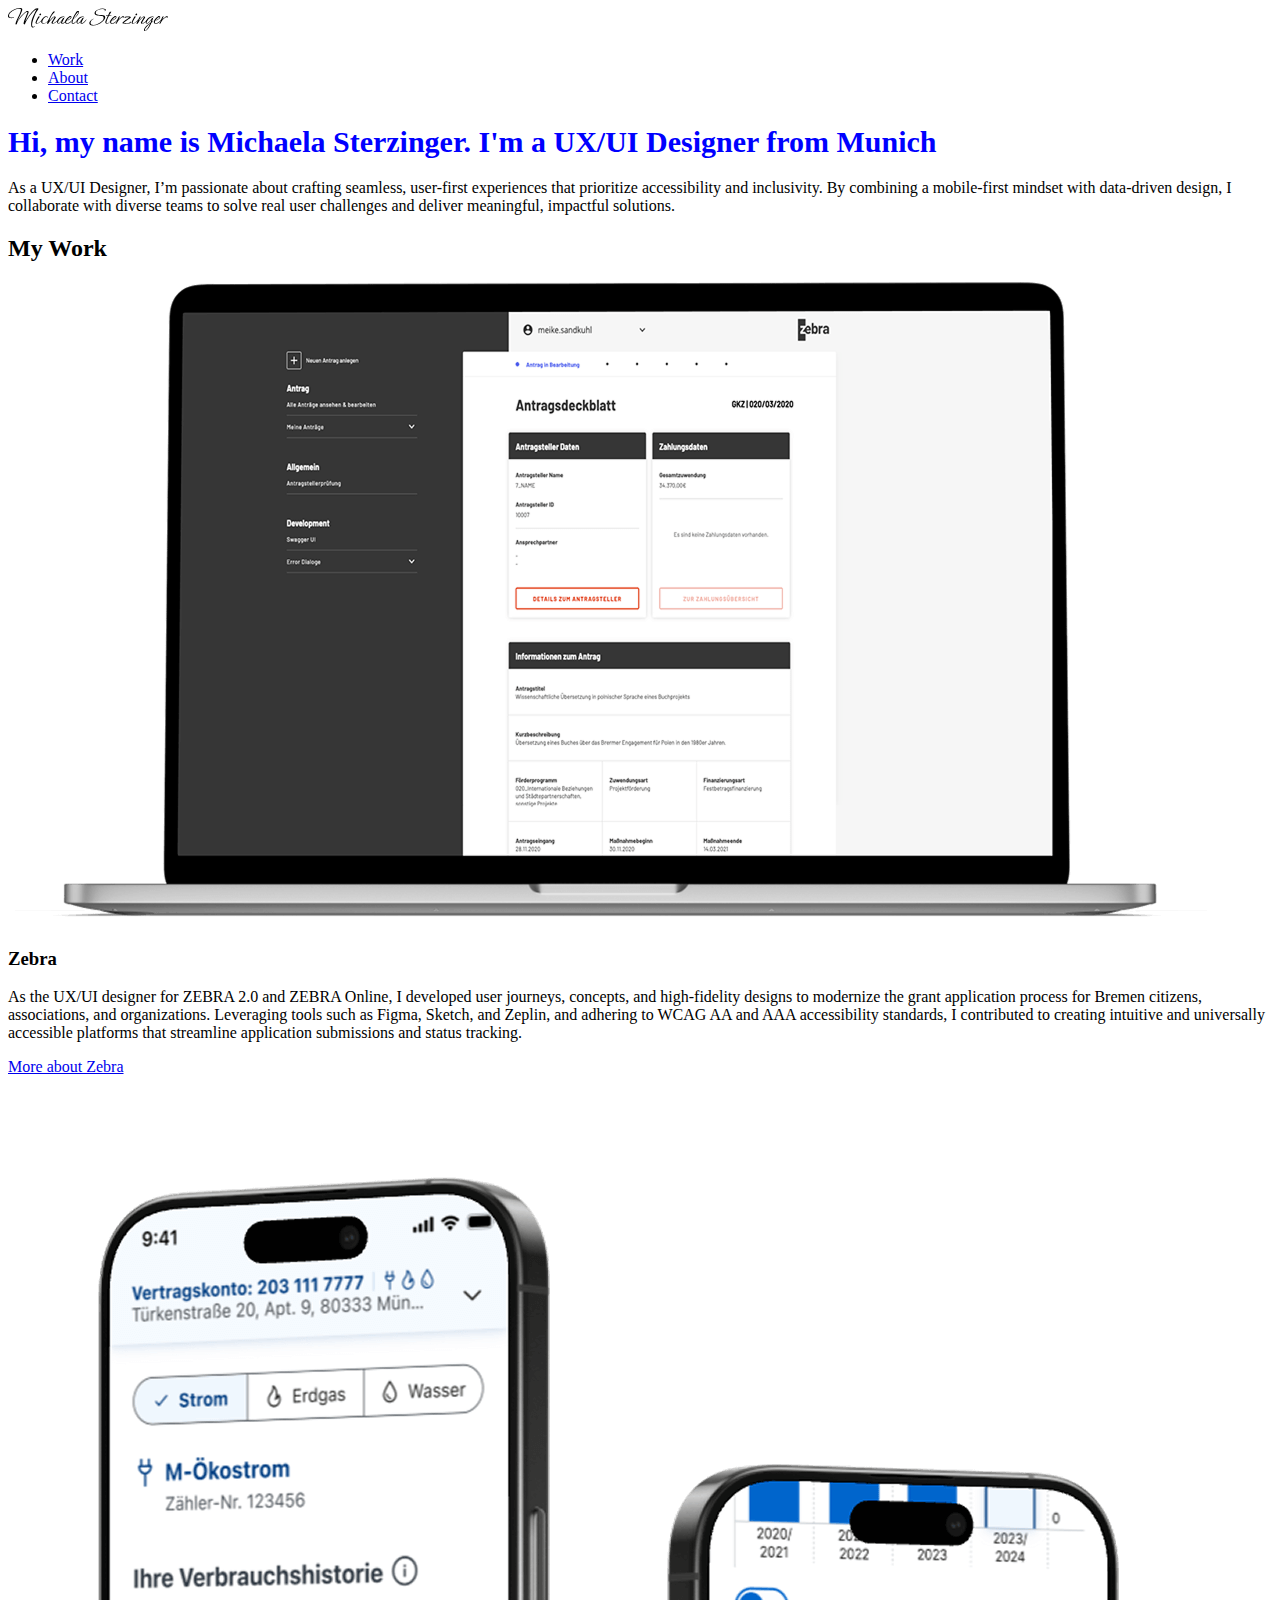
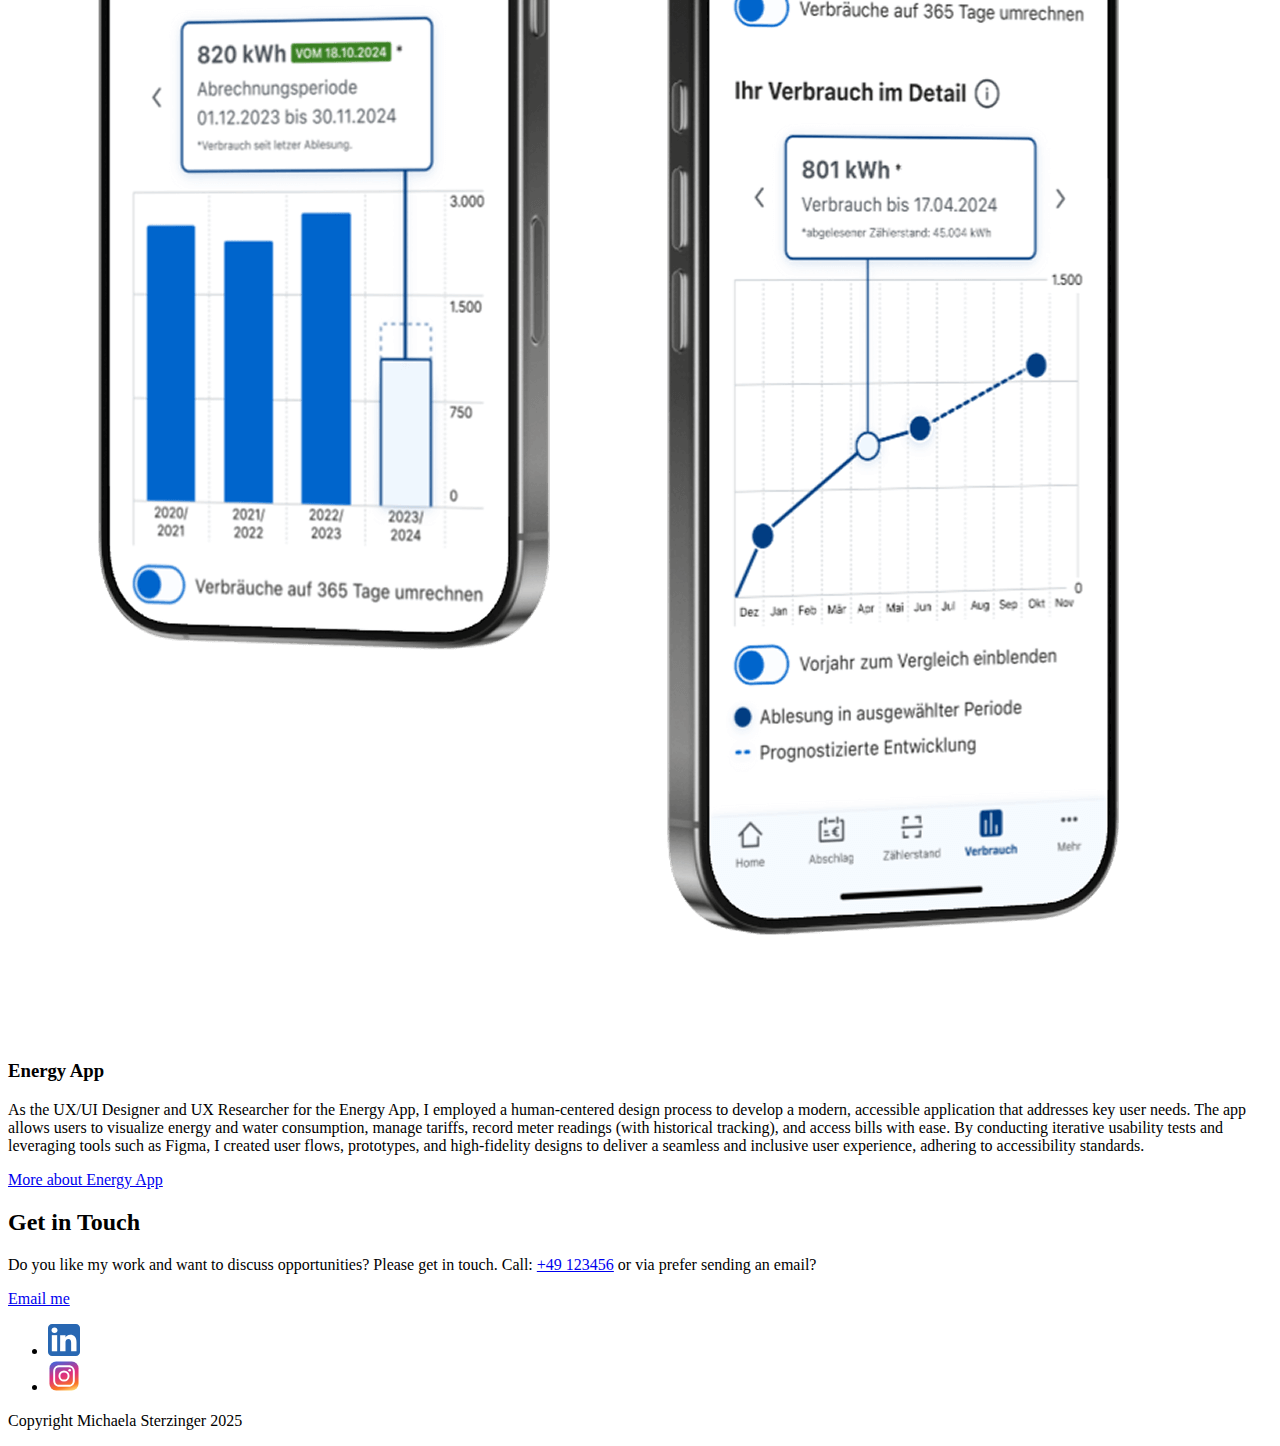
<file: index.html>
<!DOCTYPE html>
<html lang="en">
<head>
    <meta charset="UTF-8">
    <meta name="viewport" content="width=device-width, initial-scale=1.0">
    <meta name="description" content="UX/UI Design Portfolio showcasing user-centered design, accessibility, mobile-first solutions, and 5+ years of experience."/>
    <meta name="author" content="Michaela Sterzinger"/>
    <link rel="stylesheet" type="text/css" href="css/styles.css">
    <link href="img/logo/portfolio_favicon.png" rel="shortcut icon">
    <title>Michaela Sterzinger | UX/UI Designer in Munich</title>
</head>
<body>
    <header>
        <div>
            <a href="#">
            <img src="img/logo/logo.svg" alt="Michaela Sterzinger logo">
            </a>
            <nav>
                <ul>
                  <li><a href="index.html">Work</a></li>
                  <li><a href="about.html">About</a></li>
                  <li><a href="#contact">Contact</a></li>
                </ul>
              </nav>
    </header>
    <main> 
        <section>
            <div> 
                <h1>Hi, my name is Michaela Sterzinger. <span>I'm a UX/UI Designer from Munich</span></h1>
                <p>As a UX/UI Designer, I’m passionate about crafting seamless, user-first experiences that prioritize accessibility and inclusivity. By combining a mobile-first mindset with data-driven design, I collaborate with diverse teams to solve real user challenges and deliver meaningful, impactful solutions.</p> 
            </div>
        </section>
        <section>
            <div>
                    <h2>My Work</h2>
                <div>
                    <div>
                        <picture>
                            <source srcset="img/zebra/ZEBRA_desktop@1x.png" media="(max-width:767px)">
                            <img src="img/zebra/ZEBRA_desktop@2x.png" alt="Energy App Image">
                        </picture>
                    </div>
                    <div>
                        <h3>Zebra</h3>
                        <p>As the UX/UI designer for ZEBRA 2.0 and ZEBRA Online, I developed user journeys, concepts, and high-fidelity designs to modernize the grant application process for Bremen citizens, associations, and organizations. Leveraging tools such as Figma, Sketch, and Zeplin, and adhering to WCAG AA and AAA accessibility standards, I contributed to creating intuitive and universally accessible platforms that streamline application submissions and status tracking.</p>
                        <a href="zebra.html">More about Zebra</a>
                    </div>
                </div>
                <div>
                    <div>
                        <picture>
                            <source srcset="img/energyapp/EnergyApp@1x.png" media="(max-width:767px)">
                            <img src="img/energyapp/EnergyApp@2x.png" alt="Energy App Image">
                        </picture>
                    </div>
                    <div>
                        <h3>Energy App</h3>
                        <p>As the UX/UI Designer and UX Researcher for the Energy App, I employed a human-centered design process to develop a modern, accessible application that addresses key user needs. The app allows users to visualize energy and water consumption, manage tariffs, record meter readings (with historical tracking), and access bills with ease. By conducting iterative usability tests and leveraging tools such as Figma, I created user flows, prototypes, and high-fidelity designs to deliver a seamless and inclusive user experience, adhering to accessibility standards.</p>
                        <a href="energyapp.html">More about Energy App</a>
                    </div>
                </div>
            </div>
        </section>
    </main>
    <footer id="contact">
        <div>
            <h2>Get in Touch</h2>
            <p>
                Do you like my work and want to discuss opportunities? Please get in touch. Call: 
                <a href="tel:+49123456">+49 123456</a> or via prefer sending an email?
            </p>
            <div>
              <a href="mailto:sterzinger.michaela@swm.de">Email me</a>
            </div>
            <div>
                <ul>
                    <li><a href="https://www.linkedin.com/in/michaela-sterzinger" target="_blank">
                        <img src="img/svg/5296501_linkedin_network_linkedin logo_icon.svg" alt="LinkedIn Icon" width="32px">
                    </a></li>
                    <li><a href="https://www.instagram.com/joinmyjourney_uxui/profilecard/?igsh=dzhjZmJyZmhidjF6K" target="_blank">
                        <img src="img/svg/6929237_instagram_icon.svg" alt="Instagram Icon" width="32px">
                    </a></li>
                </ul>
            </div>  
            <p>Copyright Michaela Sterzinger 2025</p>
        </div>
    </footer>
    
</body>
</html>
</file>
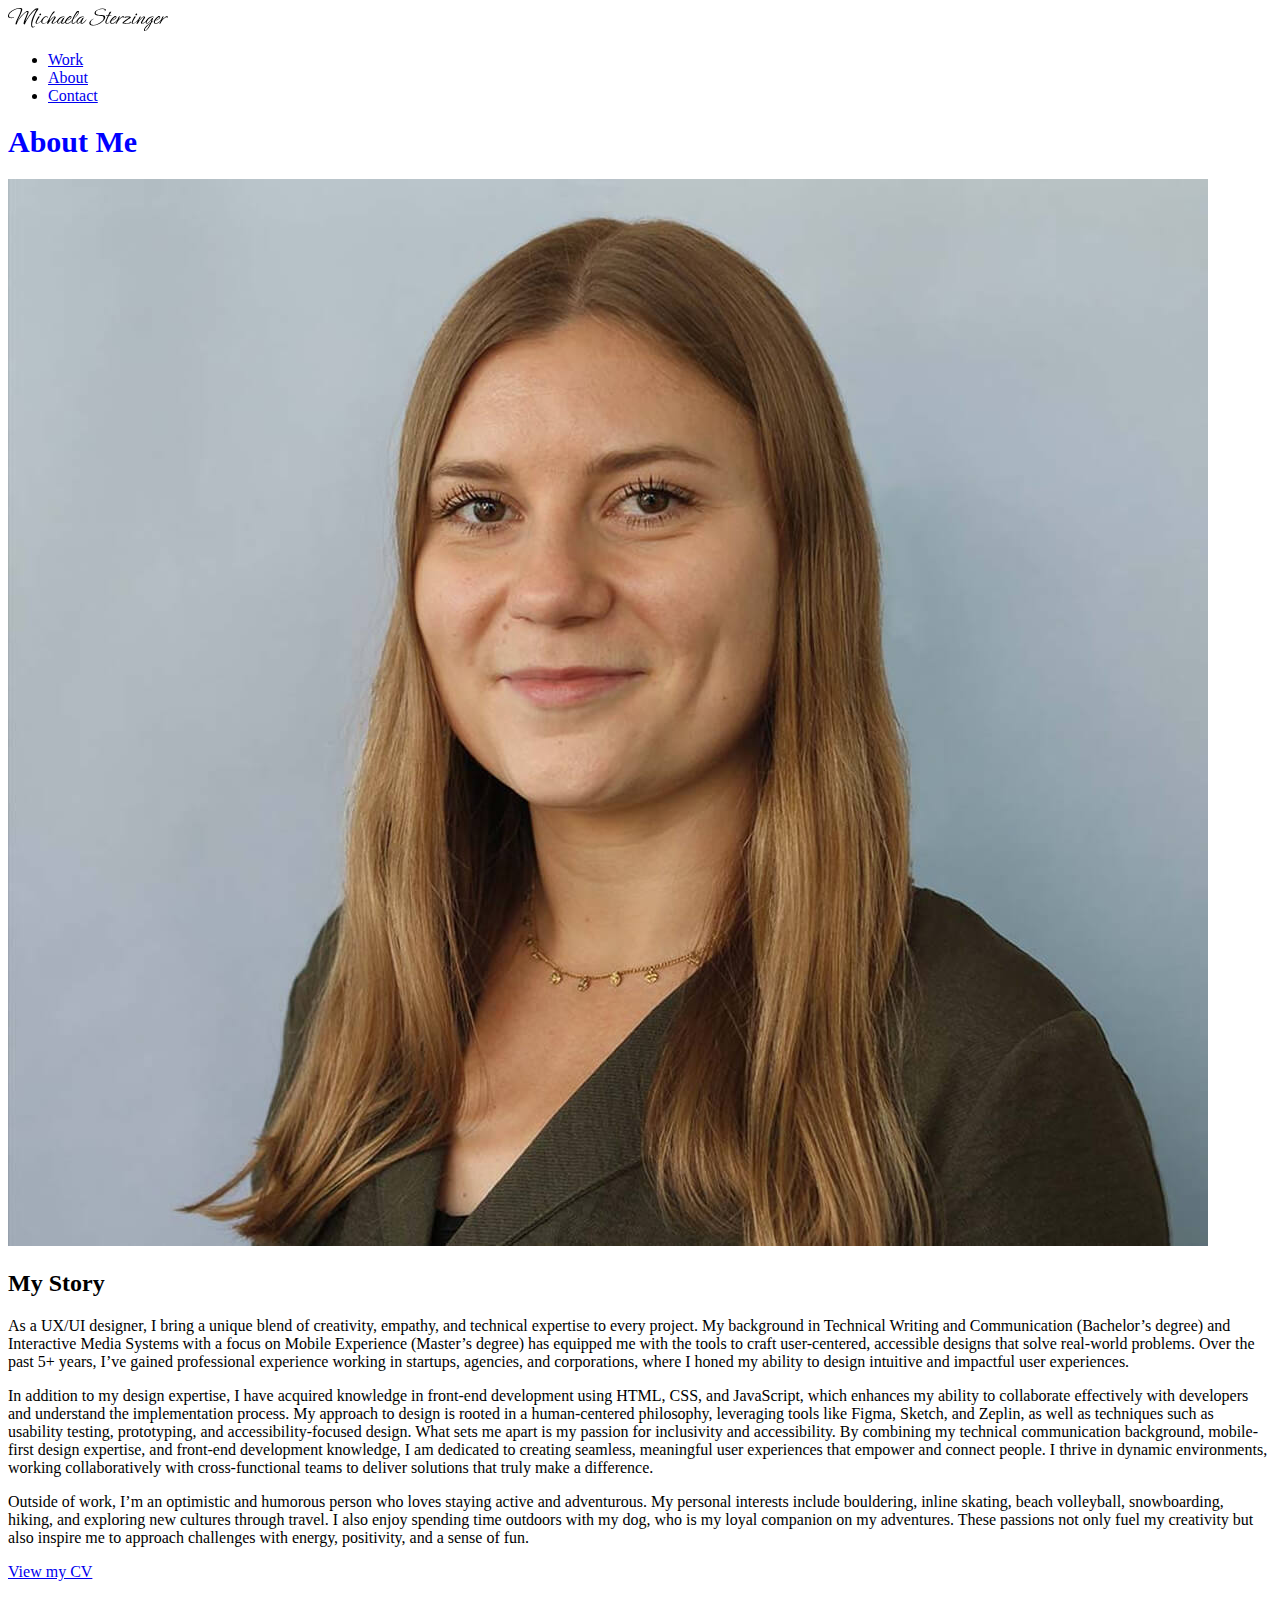
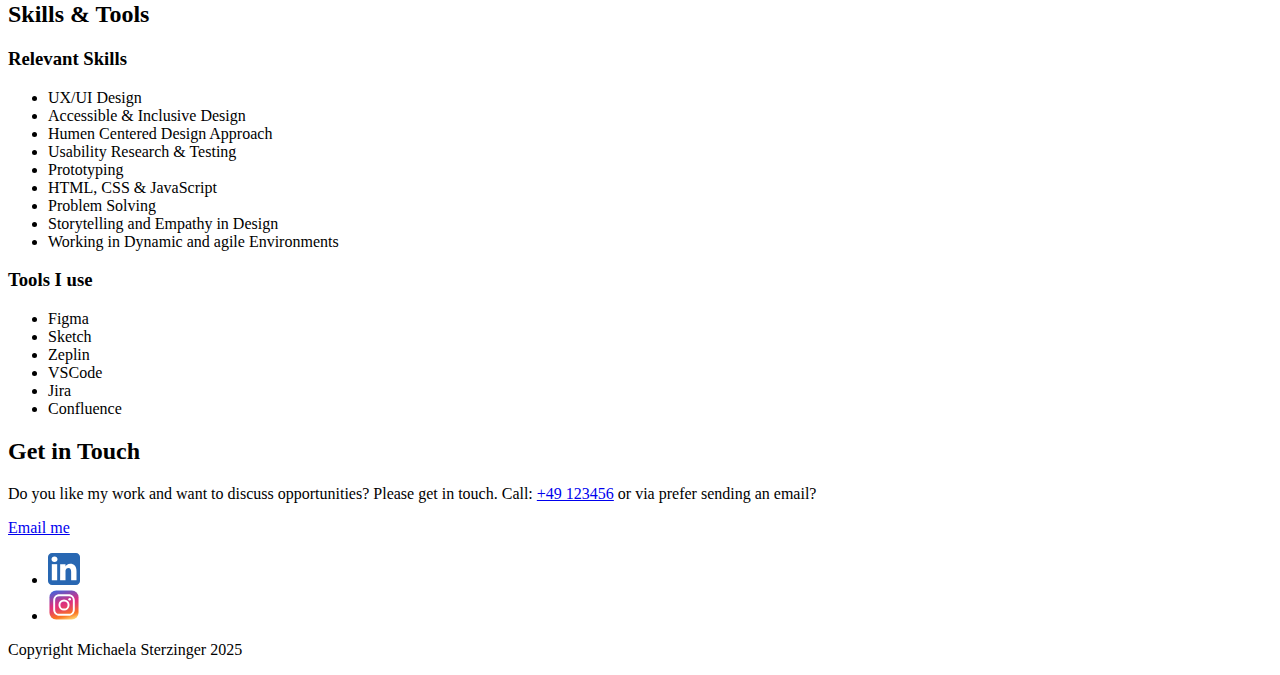
<file: about.html>
<!DOCTYPE html>
<html lang="en">
<head>
 <head>
    <meta charset="UTF-8">
    <meta name="viewport" content="width=device-width, initial-scale=1.0">
    <meta name="description" content="UX/UI Design Portfolio showcasing user-centered design, accessibility, mobile-first solutions, and 5+ years of experience."/>
    <meta name="author" content="Michaela Sterzinger"/>
    <link rel="stylesheet" type="text/css" href="css/styles.css">
    <link href="img/logo/portfolio_favicon.png" rel="shortcut icon">
    <title>Michaela Sterzinger | About</title>
<body>
    <header>
        <div>
            <a href="index.html">
            <img src="img/logo/logo.svg" alt="Michaela Sterzinger logo">
            </a>
            <nav>
                <ul>
                  <li><a href="index.html">Work</a></li>
                  <li><a href="about.html">About</a></li>
                  <li><a href="#contact">Contact</a></li>
                </ul>
              </nav>
        </div>
    </header>
    <main>
        <section>
            <div>
                <h1>About Me</h1>
            </div>
        </section>
        <section>
             <div>
                <picture>
                    <source srcset="img/me/me@1x.jpg" media="(max-width:767px)">
                    <img src="img/me/me@2x.jpg" alt="Picture of Michaela Sterzinger">
                </picture>
                <div>
                    <div>
                        <h2>My Story</h2>
                        <p>As a UX/UI designer, I bring a unique blend of creativity, empathy, and technical expertise to every project. My background in Technical Writing and Communication (Bachelor’s degree) and Interactive Media Systems with a focus on Mobile Experience (Master’s degree) has equipped me with the tools to craft user-centered, accessible designs that solve real-world problems. Over the past 5+ years, I’ve gained professional experience working in startups, agencies, and corporations, where I honed my ability to design intuitive and impactful user experiences.</p>
                        <p>In addition to my design expertise, I have acquired knowledge in front-end development using HTML, CSS, and JavaScript, which enhances my ability to collaborate effectively with developers and understand the implementation process. My approach to design is rooted in a human-centered philosophy, leveraging tools like Figma, Sketch, and Zeplin, as well as techniques such as usability testing, prototyping, and accessibility-focused design. What sets me apart is my passion for inclusivity and accessibility. By combining my technical communication background, mobile-first design expertise, and front-end development knowledge, I am dedicated to creating seamless, meaningful user experiences that empower and connect people. I thrive in dynamic environments, working collaboratively with cross-functional teams to deliver solutions that truly make a difference.</p>
                        <p>Outside of work, I’m an optimistic and humorous person who loves staying active and adventurous. My personal interests include bouldering, inline skating, beach volleyball, snowboarding, hiking, and exploring new cultures through travel. I also enjoy spending time outdoors with my dog, who is my loyal companion on my adventures. These passions not only fuel my creativity but also inspire me to approach challenges with energy, positivity, and a sense of fun.</p>
                        <a href="files/lebenslauf_michaela-sterzinger.pdf" target="_blank">View my CV</a>
                    </div>
                    <div>
                         <h2>Skills & Tools</h2>
                        <div>
                            <div>
                                <h3>Relevant Skills</h3>
                                 <ul>
                                    <li>UX/UI Design</li>
                                    <li>Accessible & Inclusive Design</li>
                                    <li>Humen Centered Design Approach</li>
                                    <li>Usability Research & Testing</li>
                                    <li>Prototyping</li>
                                    <li>HTML, CSS & JavaScript</li>
                                    <li>Problem Solving</li>
                                    <li>Storytelling and Empathy in Design</li>
                                    <li>Working in Dynamic and agile Environments</li>
                                    </ul>
                            </div>
                            <div>
                                <h3>Tools I use</h3>
                                <ul>
                                    <li>Figma</li>
                                    <li>Sketch</li>
                                    <li>Zeplin</li>
                                    <li>VSCode</li>
                                    <li>Jira</li>
                                    <li>Confluence</li>
                                 </ul>
                            </div>
                        </div>
                    </div>
                </div>
            </div>
        </section>
    </main>
    <footer id="contact">
        <div>
            <h2>Get in Touch</h2>
            <p>
                Do you like my work and want to discuss opportunities? Please get in touch. Call: 
                <a href="tel:+49123456">+49 123456</a> or via prefer sending an email?
            </p>
            <div>
              <a href="mailto:sterzinger.michaela@swm.de">Email me</a>
            </div>
            <div>
                <ul>
                    <li><a href="https://www.linkedin.com/in/michaela-sterzinger" target="_blank">
                        <img src="img/svg/5296501_linkedin_network_linkedin logo_icon.svg" alt="LinkedIn Icon" width="32px">
                    </a></li>
                    <li><a href="https://www.instagram.com/joinmyjourney_uxui/profilecard/?igsh=dzhjZmJyZmhidjF6K" target="_blank">
                        <img src="img/svg/6929237_instagram_icon.svg" alt="Instagram Icon" width="32px">
                    </a></li>
                </ul>
            </div>
            <p>Copyright Michaela Sterzinger 2025</p>
        </div>
    </footer>
    
</body>
</html>
</file>
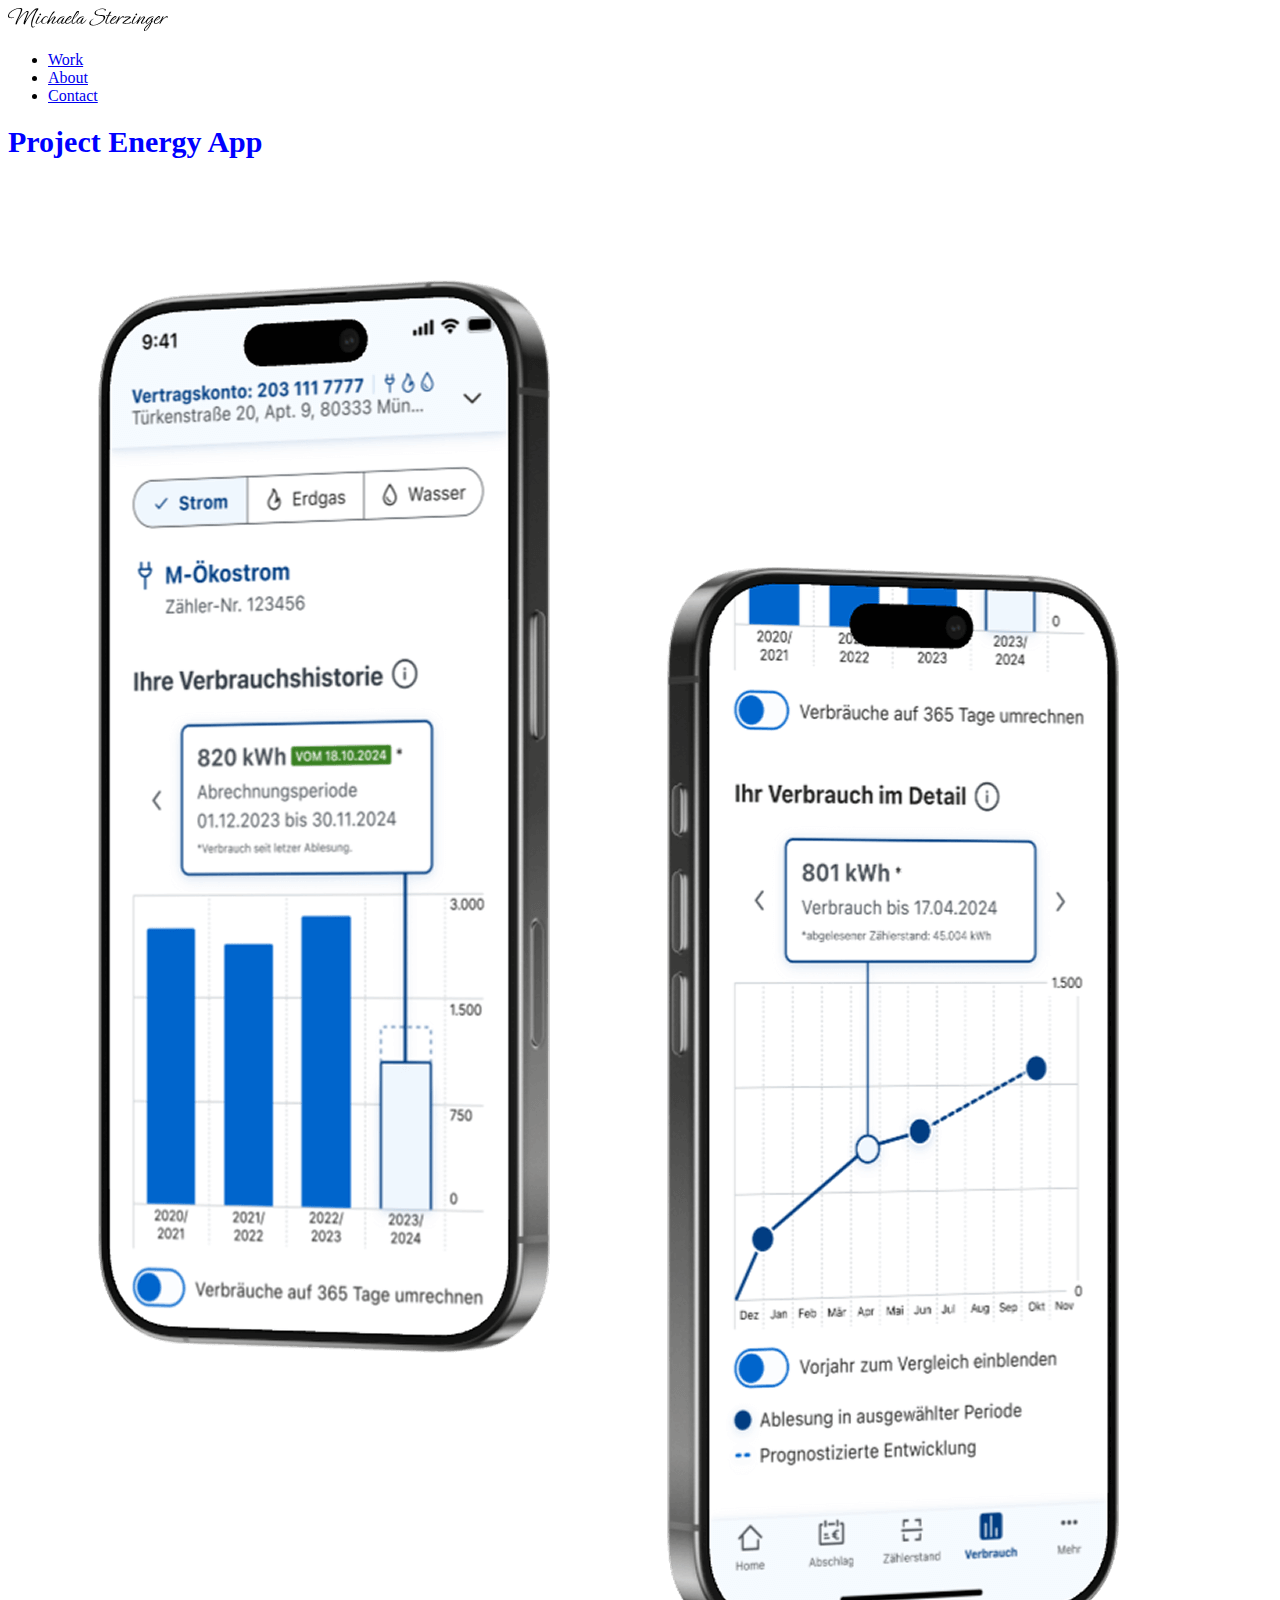
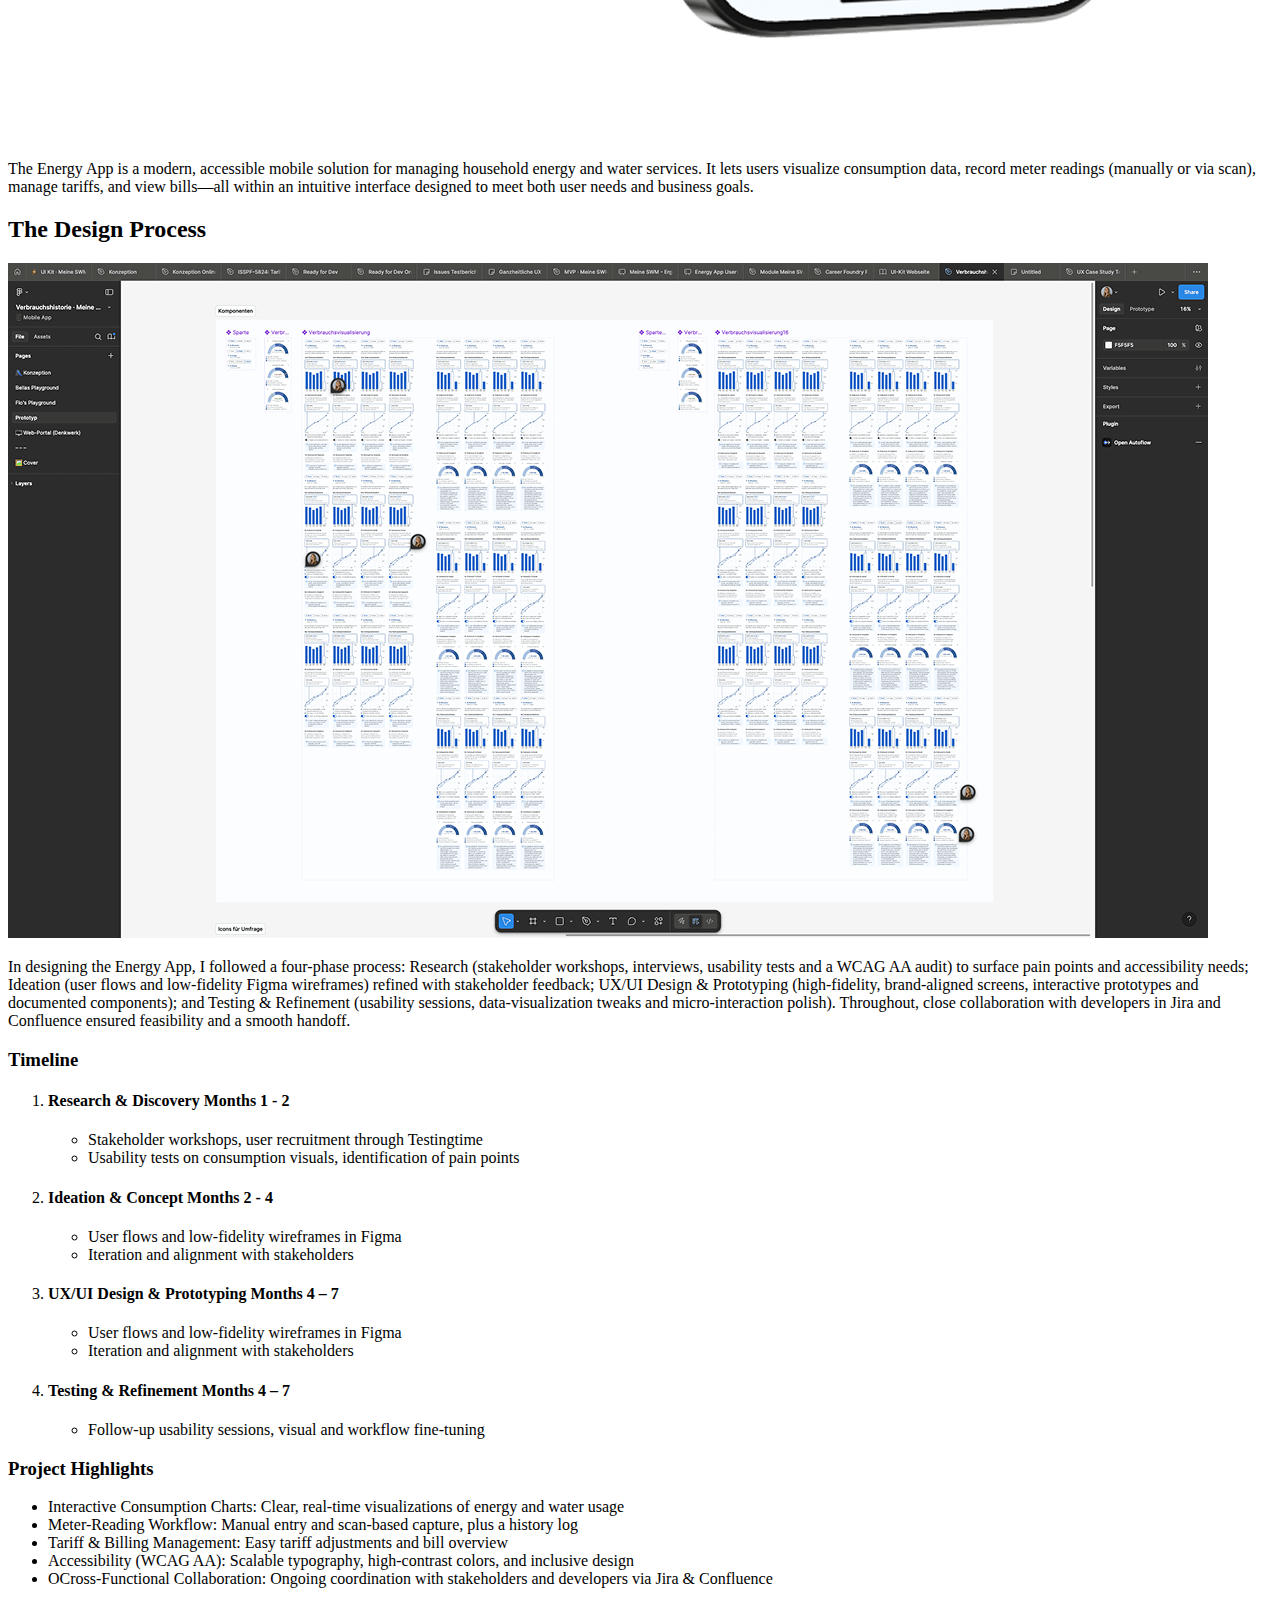
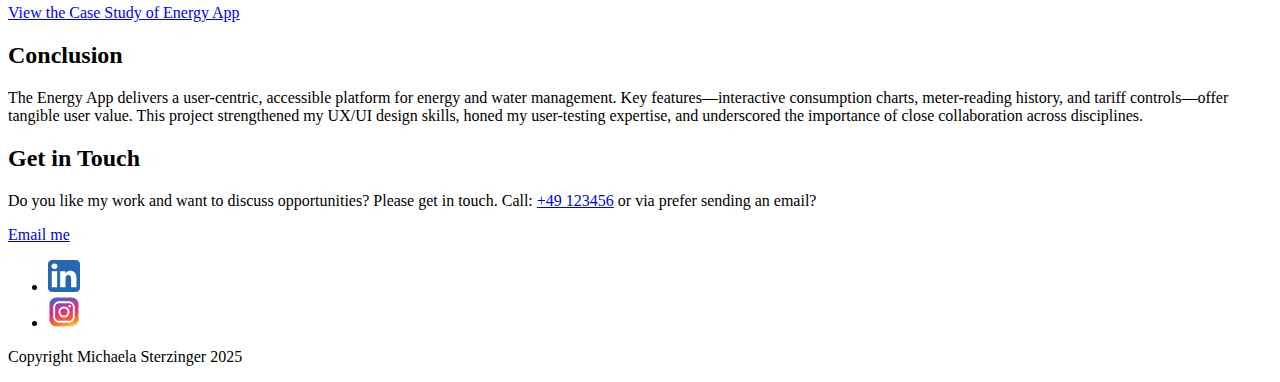
<file: energyapp.html>
<!DOCTYPE html>
<html lang="en">
<head>
    <meta charset="UTF-8">
    <meta name="viewport" content="width=device-width, initial-scale=1.0">
    <meta name="description" content="UX/UI Design Portfolio showcasing user-centered design, accessibility, mobile-first solutions, and 5+ years of experience."/>
    <meta name="author" content="Michaela Sterzinger"/>
    <link rel="stylesheet" type="text/css" href="css/styles.css">
    <link href="img/logo/portfolio_favicon.png" rel="shortcut icon">
    <title>Project Energy App</title>
</head>
<body>
    <header>
        <div>
            <a href="#">
            <img src="img/logo/logo.svg" alt="Michaela Sterzinger logo">
            </a>
            <nav>
                <ul>
                  <li><a href="index.html">Work</a></li>
                  <li><a href="about.html">About</a></li>
                  <li><a href="#contact">Contact</a></li>
                </ul>
              </nav>
    </header>
    <main> 
        <section>
            <div>
                <h1>Project Energy App</h1>
                <div>
                    <picture>
                        <source srcset="img/energyapp/EnergyApp@1x.png" media="(max-width:767px)">
                        <img src="img/energyapp/EnergyApp@2x.png" alt="Energy App visulization of consumption data">
                    </picture>
                </div>
                <div>
                    <p>The Energy App is a modern, accessible mobile solution for managing household energy and water services. It lets users visualize consumption data, record meter readings (manually or via scan), manage tariffs, and view bills—all within an intuitive interface designed to meet both user needs and business goals.</p>
                </div>
            </div>
        </section>
        <section>
            <div>
                <h2>The Design Process</h2>
                <section>
                    <div>
                        <picture>
                            <source srcset="img/energyapp/figma_energyapp@1x.png" media="(max-width:767px)">
                            <img src="img/energyapp/figma_energyapp@2x.png" alt="Wireframes of Energy App">
                        </picture>
                    </div>
                    <div>
                        <p>
                            In designing the Energy App, I followed a four-phase process: Research (stakeholder workshops, interviews, usability tests and a WCAG AA audit) to surface pain points and accessibility needs; Ideation (user flows and low-fidelity Figma wireframes) refined with stakeholder feedback; UX/UI Design & Prototyping (high-fidelity, brand-aligned screens, interactive prototypes and documented components); and Testing & Refinement (usability sessions, data-visualization tweaks and micro-interaction polish). Throughout, close collaboration with developers in Jira and Confluence ensured feasibility and a smooth handoff.</p>
                    </div>
                    <section>
                        <div>
                            <h3>Timeline</h3>
                            <div>
                                <ol>
                                    <li><h4>Research & Discovery <span>Months 1 - 2</span></h4>
                                        <ul>
                                            <li>Stakeholder workshops, user recruitment through Testingtime</li>
                                            <li>Usability tests on consumption visuals, identification of pain points</li>
                                        </ul>
                                    </li>
                                    <li><h4>Ideation & Concept <span>Months 2 - 4</span></h4>
                                        <ul>
                                            <li>User flows and low-fidelity wireframes in Figma</li>
                                            <li>Iteration and alignment with stakeholders</li>
                                        </ul>
                                    </li>
                                    <li><h4>UX/UI Design & Prototyping <span>Months 4 – 7</span></h4>
                                        <ul>
                                            <li>User flows and low-fidelity wireframes in Figma</li>
                                            <li>Iteration and alignment with stakeholders</li>
                                        </ul>
                                    </li>
                                    <li><h4>Testing & Refinement <span>Months 4 – 7</span></h4>
                                        <ul>
                                            <li>Follow-up usability sessions, visual and workflow fine-tuning</li>
                                        </ul>
                                    </li>
                                </ol>
                            </div>
                        </div>
                    </section>
                    <div>
                        <h3>Project Highlights</h3>
                        <ul>
                            <li>Interactive Consumption Charts: Clear, real-time visualizations of energy and water usage</li>
                            <li>Meter-Reading Workflow: Manual entry and scan-based capture, plus a history log</li>
                            <li>Tariff & Billing Management: Easy tariff adjustments and bill overview</li>
                            <li>Accessibility (WCAG AA): Scalable typography, high-contrast colors, and inclusive design</li>
                            <li>OCross-Functional Collaboration: Ongoing coordination with stakeholders and developers via Jira & Confluence</li>
                        </ul>
                        <a href="files/casestudy-energyapp.pdf" target="_blank">View the Case Study of Energy App</a>
                    </div>
                </section>
            </div>
        </section>
        <section>
            <div>
                <h2>Conclusion</h2>
            </div>
            <div>
                <p>The Energy App delivers a user-centric, accessible platform for energy and water management. Key features—interactive consumption charts, meter-reading history, and tariff controls—offer tangible user value. This project strengthened my UX/UI design skills, honed my user-testing expertise, and underscored the importance of close collaboration across disciplines.</p>
            </div>
        </section>
    </main>
    <footer id="contact">
        <div>
            <h2>Get in Touch</h2>
            <p>
                Do you like my work and want to discuss opportunities? Please get in touch. Call: 
                <a href="tel:+49123456">+49 123456</a> or via prefer sending an email?
            </p>
            <div>
              <a href="mailto:sterzinger.michaela@swm.de">Email me</a>
            </div>
            <div>
                <ul>
                    <li><a href="https://www.linkedin.com/in/michaela-sterzinger" target="_blank">
                        <img src="img/svg/5296501_linkedin_network_linkedin logo_icon.svg" alt="LinkedIn Icon" width="32px">
                    </a></li>
                    <li><a href="https://www.instagram.com/joinmyjourney_uxui/profilecard/?igsh=dzhjZmJyZmhidjF6K" target="_blank">
                        <img src="img/svg/6929237_instagram_icon.svg" alt="Instagram Icon" width="32px">
                    </a></li>
                </ul>
            </div>  
            <p>Copyright Michaela Sterzinger 2025</p>
        </div>
    </footer>  
</body>
</html>
</file>
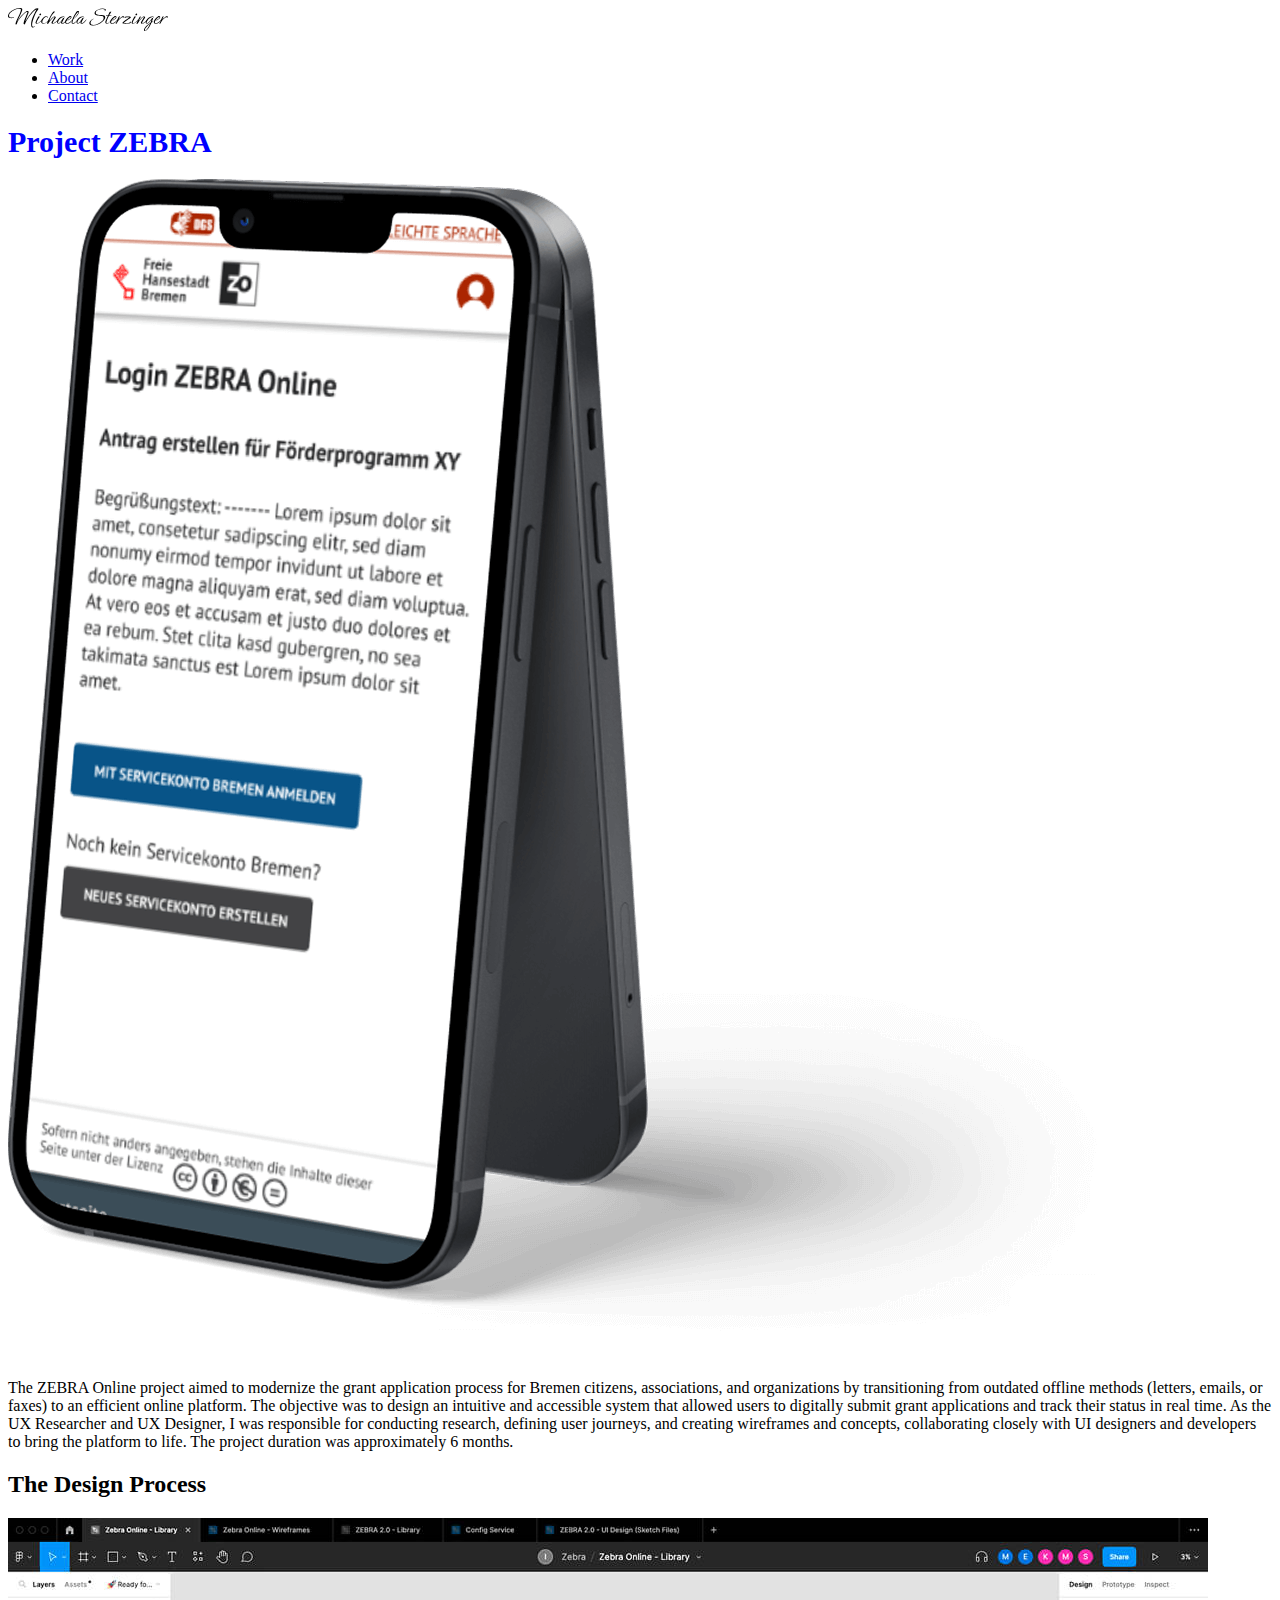
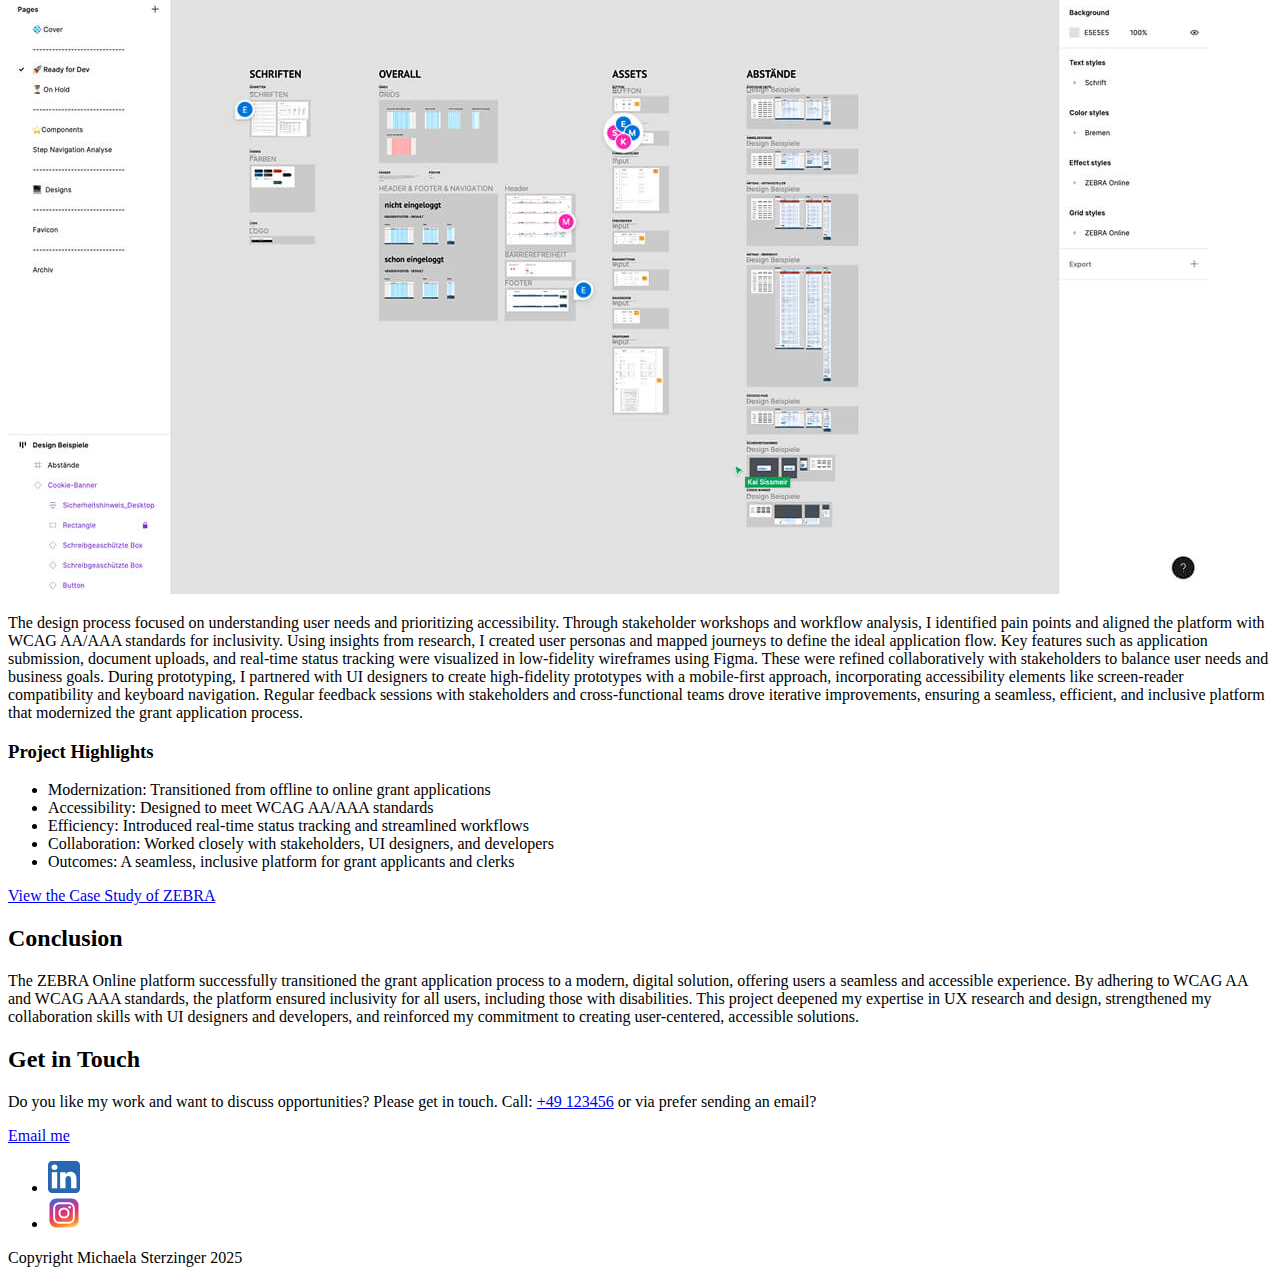
<file: zebra.html>
<!DOCTYPE html>
<html lang="en">
<head>
    <meta charset="UTF-8">
    <meta name="viewport" content="width=device-width, initial-scale=1.0">
    <meta name="description" content="UX/UI Design Portfolio showcasing user-centered design, accessibility, mobile-first solutions, and 5+ years of experience."/>
    <meta name="author" content="Michaela Sterzinger"/>
    <link rel="stylesheet" type="text/css" href="css/styles.css">
    <link href="img/logo/portfolio_favicon.png" rel="shortcut icon">
    <title>Project ZEBRA</title>
</head>
<body>
    <header>
        <div>
            <a href="#">
            <img src="img/logo/logo.svg" alt="Michaela Sterzinger logo">
            </a>
            <nav>
                <ul>
                  <li><a href="index.html">Work</a></li>
                  <li><a href="about.html">About</a></li>
                  <li><a href="#contact">Contact</a></li>
                </ul>
              </nav>
    </header>
    <main> 
        <section>
            <div>
                <h1>Project ZEBRA</h1>
                <div>
                    <picture>
                        <source srcset="img/zebra/ZEBRAOnline_mobile@1x.png" media="(max-width:767px)">
                        <img src="img/zebra/ZEBRAOnline_mobile@2x.png" alt="Mobile Version of the Applicatiion of Zebra">
                    </picture>
                </div>
                <div>
                    <p>The ZEBRA Online project aimed to modernize the grant application process for Bremen citizens, associations, and organizations by transitioning from outdated offline methods (letters, emails, or faxes) to an efficient online platform. The objective was to design an intuitive and accessible system that allowed users to digitally submit grant applications and track their status in real time. As the UX Researcher and UX Designer, I was responsible for conducting research, defining user journeys, and creating wireframes and concepts, collaborating closely with UI designers and developers to bring the platform to life. The project duration was approximately 6 months.</p>
                </div>
            </div>
        </section>
        <section>
            <div>
                <h2>The Design Process</h2>
                <section>
                    <div>
                        <picture>
                            <source srcset="img/zebra/ZEBRA_figma@1x.jpg" media="(max-width:767px)">
                            <img src="img/zebra/ZEBRA_figma@2x.jpg" alt="Process of the Project ZEBRA via Figma">
                        </picture>
                    </div>
                    <div>
                        <p>The design process focused on understanding user needs and prioritizing accessibility. Through stakeholder workshops and workflow analysis, I identified pain points and aligned the platform with WCAG AA/AAA standards for inclusivity. Using insights from research, I created user personas and mapped journeys to define the ideal application flow. Key features such as application submission, document uploads, and real-time status tracking were visualized in low-fidelity wireframes using Figma. These were refined collaboratively with stakeholders to balance user needs and business goals. During prototyping, I partnered with UI designers to create high-fidelity prototypes with a mobile-first approach, incorporating accessibility elements like screen-reader compatibility and keyboard navigation. Regular feedback sessions with stakeholders and cross-functional teams drove iterative improvements, ensuring a seamless, efficient, and inclusive platform that modernized the grant application process.</p>
                    </div>
                    <div>
                        <h3>Project Highlights</h3>
                        <ul>
                            <li>Modernization: Transitioned from offline to online grant applications</li>
                            <li>Accessibility: Designed to meet WCAG AA/AAA standards</li>
                            <li>Efficiency: Introduced real-time status tracking and streamlined workflows</li>
                            <li>Collaboration: Worked closely with stakeholders, UI designers, and developers</li>
                            <li>Outcomes: A seamless, inclusive platform for grant applicants and clerks</li>
                        </ul>
                        <a href="files/casestudy-zebra.pdf" target="_blank">View the Case Study of ZEBRA</a>
                    </div>
                </section>
            </div>
        </section>
        <section>
            <div>
                <h2>Conclusion</h2>
            </div>
            <div>
                <p>The ZEBRA Online platform successfully transitioned the grant application process to a modern, digital solution, offering users a seamless and accessible experience. By adhering to WCAG AA and WCAG AAA standards, the platform ensured inclusivity for all users, including those with disabilities. This project deepened my expertise in UX research and design, strengthened my collaboration skills with UI designers and developers, and reinforced my commitment to creating user-centered, accessible solutions.</p>
            </div>
        </section>
    </main>
    <footer id="contact">
        <div>
            <h2>Get in Touch</h2>
            <p>
                Do you like my work and want to discuss opportunities? Please get in touch. Call: 
                <a href="tel:+49123456">+49 123456</a> or via prefer sending an email?
            </p>
            <div>
              <a href="mailto:sterzinger.michaela@swm.de">Email me</a>
            </div>
            <div>
                <ul>
                    <li><a href="https://www.linkedin.com/in/michaela-sterzinger" target="_blank">
                        <img src="img/svg/5296501_linkedin_network_linkedin logo_icon.svg" alt="LinkedIn Icon" width="32px">
                    </a></li>
                    <li><a href="https://www.instagram.com/joinmyjourney_uxui/profilecard/?igsh=dzhjZmJyZmhidjF6K" target="_blank">
                        <img src="img/svg/6929237_instagram_icon.svg" alt="Instagram Icon" width="32px">
                    </a></li>
                </ul>
            </div>  
            <p>Copyright Michaela Sterzinger 2025</p>
        </div>
    </footer>  
</body>
</html>
</file>
<file: css/styles.css>
h1 {
    font-size: 30px;
    font-weight: 700;
    color: blue;
}
</file>
